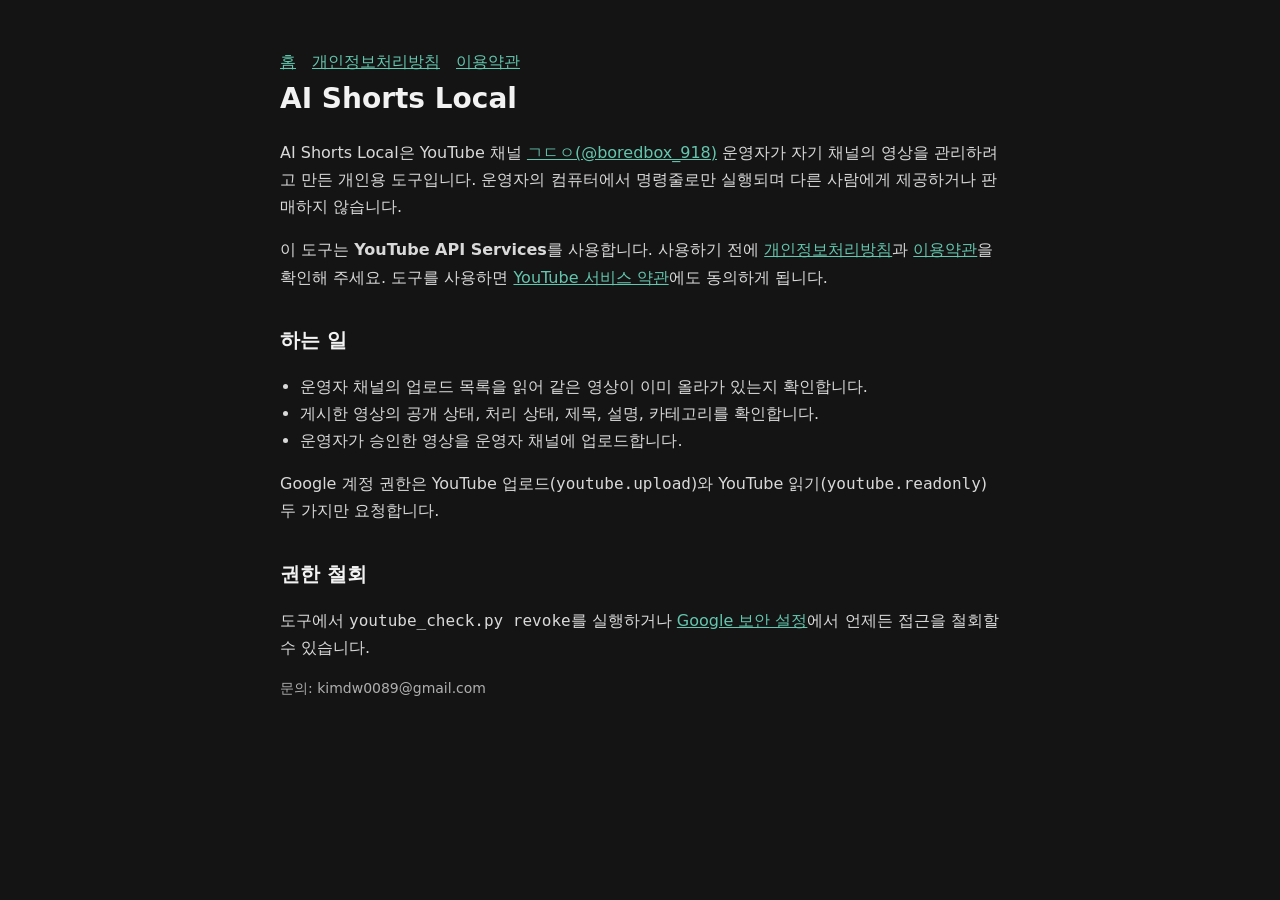
<file: index.html>
<!doctype html>
<html lang="ko">
<head>
<meta charset="utf-8">
<meta name="viewport" content="width=device-width,initial-scale=1">
<title>홈 | AI Shorts Local</title>
<link rel="stylesheet" href="style.css">
</head>
<body>
<main>
<nav><a href="./">홈</a><a href="privacy.html">개인정보처리방침</a><a href="terms.html">이용약관</a></nav>
<h1>AI Shorts Local</h1>
<p>AI Shorts Local은 YouTube 채널 <a href="https://www.youtube.com/@boredbox_918">ㄱㄷㅇ(@boredbox_918)</a> 운영자가 자기 채널의 영상을 관리하려고 만든 개인용 도구입니다. 운영자의 컴퓨터에서 명령줄로만 실행되며 다른 사람에게 제공하거나 판매하지 않습니다.</p>
<p>이 도구는 <strong>YouTube API Services</strong>를 사용합니다. 사용하기 전에 <a href="privacy.html">개인정보처리방침</a>과 <a href="terms.html">이용약관</a>을 확인해 주세요. 도구를 사용하면 <a href="https://www.youtube.com/t/terms">YouTube 서비스 약관</a>에도 동의하게 됩니다.</p>
<h2>하는 일</h2>
<ul>
<li>운영자 채널의 업로드 목록을 읽어 같은 영상이 이미 올라가 있는지 확인합니다.</li>
<li>게시한 영상의 공개 상태, 처리 상태, 제목, 설명, 카테고리를 확인합니다.</li>
<li>운영자가 승인한 영상을 운영자 채널에 업로드합니다.</li>
</ul>
<p>Google 계정 권한은 YouTube 업로드(<code>youtube.upload</code>)와 YouTube 읽기(<code>youtube.readonly</code>) 두 가지만 요청합니다.</p>
<h2>권한 철회</h2>
<p>도구에서 <code>youtube_check.py revoke</code>를 실행하거나 <a href="https://security.google.com/settings/security/permissions">Google 보안 설정</a>에서 언제든 접근을 철회할 수 있습니다.</p>
<p class="muted">문의: kimdw0089@gmail.com</p>
</main>
</body>
</html>
</file>
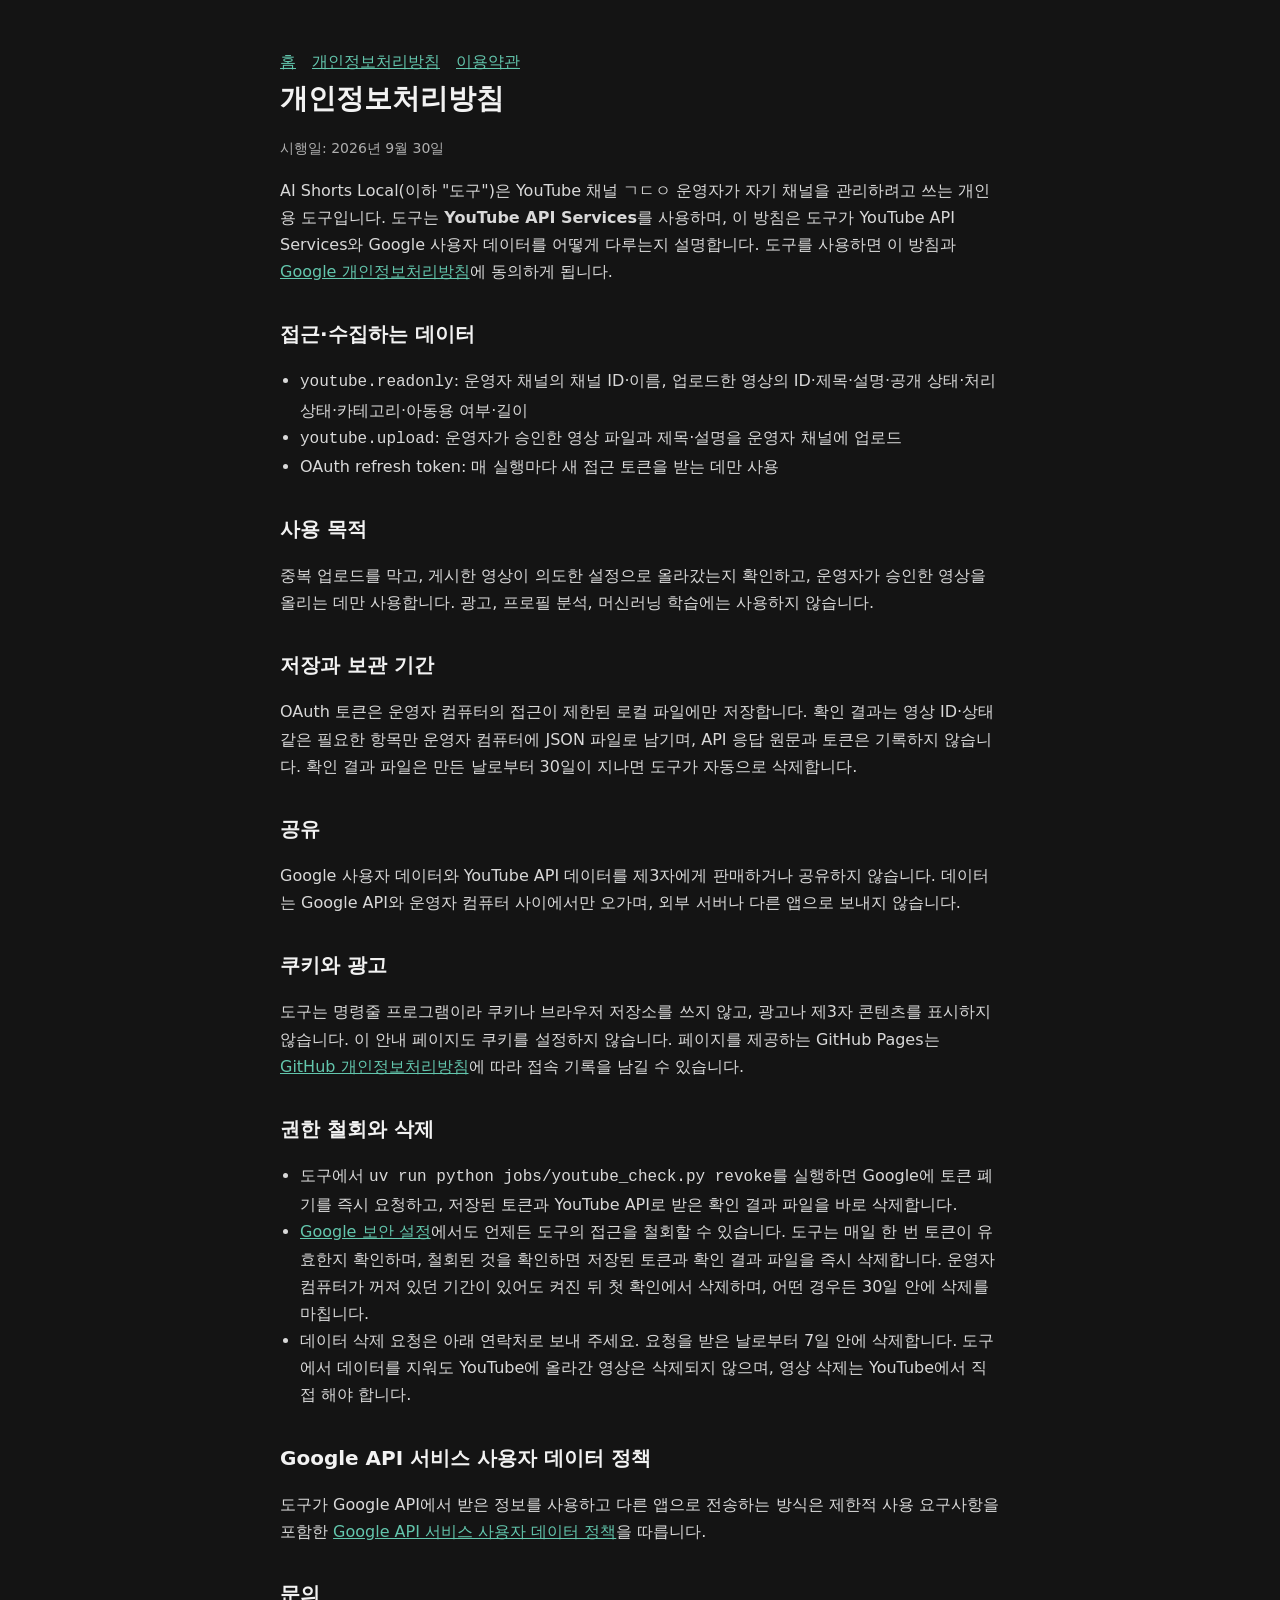
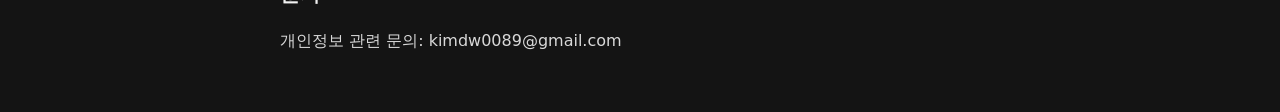
<file: privacy.html>
<!doctype html>
<html lang="ko">
<head>
<meta charset="utf-8">
<meta name="viewport" content="width=device-width,initial-scale=1">
<title>개인정보처리방침 | AI Shorts Local</title>
<link rel="stylesheet" href="style.css">
</head>
<body>
<main>
<nav><a href="./">홈</a><a href="privacy.html">개인정보처리방침</a><a href="terms.html">이용약관</a></nav>
<h1>개인정보처리방침</h1>
<p class="muted">시행일: 2026년 9월 30일</p>
<p>AI Shorts Local(이하 "도구")은 YouTube 채널 ㄱㄷㅇ 운영자가 자기 채널을 관리하려고 쓰는 개인용 도구입니다. 도구는 <strong>YouTube API Services</strong>를 사용하며, 이 방침은 도구가 YouTube API Services와 Google 사용자 데이터를 어떻게 다루는지 설명합니다. 도구를 사용하면 이 방침과 <a href="https://www.google.com/policies/privacy">Google 개인정보처리방침</a>에 동의하게 됩니다.</p>
<h2>접근·수집하는 데이터</h2>
<ul>
<li><code>youtube.readonly</code>: 운영자 채널의 채널 ID·이름, 업로드한 영상의 ID·제목·설명·공개 상태·처리 상태·카테고리·아동용 여부·길이</li>
<li><code>youtube.upload</code>: 운영자가 승인한 영상 파일과 제목·설명을 운영자 채널에 업로드</li>
<li>OAuth refresh token: 매 실행마다 새 접근 토큰을 받는 데만 사용</li>
</ul>
<h2>사용 목적</h2>
<p>중복 업로드를 막고, 게시한 영상이 의도한 설정으로 올라갔는지 확인하고, 운영자가 승인한 영상을 올리는 데만 사용합니다. 광고, 프로필 분석, 머신러닝 학습에는 사용하지 않습니다.</p>
<h2>저장과 보관 기간</h2>
<p>OAuth 토큰은 운영자 컴퓨터의 접근이 제한된 로컬 파일에만 저장합니다. 확인 결과는 영상 ID·상태 같은 필요한 항목만 운영자 컴퓨터에 JSON 파일로 남기며, API 응답 원문과 토큰은 기록하지 않습니다. 확인 결과 파일은 만든 날로부터 30일이 지나면 도구가 자동으로 삭제합니다.</p>
<h2>공유</h2>
<p>Google 사용자 데이터와 YouTube API 데이터를 제3자에게 판매하거나 공유하지 않습니다. 데이터는 Google API와 운영자 컴퓨터 사이에서만 오가며, 외부 서버나 다른 앱으로 보내지 않습니다.</p>
<h2>쿠키와 광고</h2>
<p>도구는 명령줄 프로그램이라 쿠키나 브라우저 저장소를 쓰지 않고, 광고나 제3자 콘텐츠를 표시하지 않습니다. 이 안내 페이지도 쿠키를 설정하지 않습니다. 페이지를 제공하는 GitHub Pages는 <a href="https://docs.github.com/site-policy/privacy-policies/github-general-privacy-statement">GitHub 개인정보처리방침</a>에 따라 접속 기록을 남길 수 있습니다.</p>
<h2>권한 철회와 삭제</h2>
<ul>
<li>도구에서 <code>uv run python jobs/youtube_check.py revoke</code>를 실행하면 Google에 토큰 폐기를 즉시 요청하고, 저장된 토큰과 YouTube API로 받은 확인 결과 파일을 바로 삭제합니다.</li>
<li><a href="https://security.google.com/settings/security/permissions">Google 보안 설정</a>에서도 언제든 도구의 접근을 철회할 수 있습니다. 도구는 매일 한 번 토큰이 유효한지 확인하며, 철회된 것을 확인하면 저장된 토큰과 확인 결과 파일을 즉시 삭제합니다. 운영자 컴퓨터가 꺼져 있던 기간이 있어도 켜진 뒤 첫 확인에서 삭제하며, 어떤 경우든 30일 안에 삭제를 마칩니다.</li>
<li>데이터 삭제 요청은 아래 연락처로 보내 주세요. 요청을 받은 날로부터 7일 안에 삭제합니다. 도구에서 데이터를 지워도 YouTube에 올라간 영상은 삭제되지 않으며, 영상 삭제는 YouTube에서 직접 해야 합니다.</li>
</ul>
<h2>Google API 서비스 사용자 데이터 정책</h2>
<p>도구가 Google API에서 받은 정보를 사용하고 다른 앱으로 전송하는 방식은 제한적 사용 요구사항을 포함한 <a href="https://developers.google.com/terms/api-services-user-data-policy">Google API 서비스 사용자 데이터 정책</a>을 따릅니다.</p>
<h2>문의</h2>
<p>개인정보 관련 문의: kimdw0089@gmail.com</p>
</main>
</body>
</html>
</file>
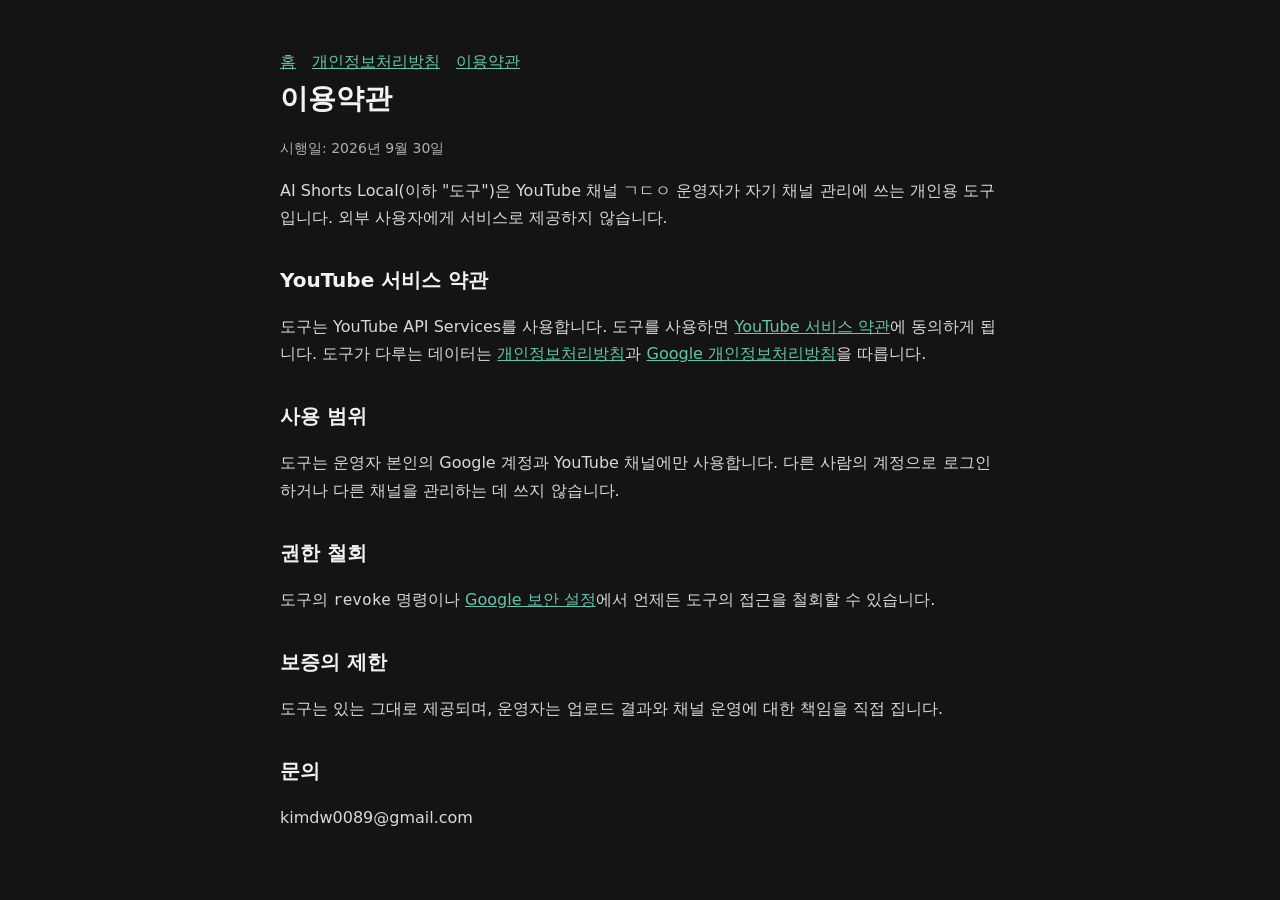
<file: terms.html>
<!doctype html>
<html lang="ko">
<head>
<meta charset="utf-8">
<meta name="viewport" content="width=device-width,initial-scale=1">
<title>이용약관 | AI Shorts Local</title>
<link rel="stylesheet" href="style.css">
</head>
<body>
<main>
<nav><a href="./">홈</a><a href="privacy.html">개인정보처리방침</a><a href="terms.html">이용약관</a></nav>
<h1>이용약관</h1>
<p class="muted">시행일: 2026년 9월 30일</p>
<p>AI Shorts Local(이하 "도구")은 YouTube 채널 ㄱㄷㅇ 운영자가 자기 채널 관리에 쓰는 개인용 도구입니다. 외부 사용자에게 서비스로 제공하지 않습니다.</p>
<h2>YouTube 서비스 약관</h2>
<p>도구는 YouTube API Services를 사용합니다. 도구를 사용하면 <a href="https://www.youtube.com/t/terms">YouTube 서비스 약관</a>에 동의하게 됩니다. 도구가 다루는 데이터는 <a href="privacy.html">개인정보처리방침</a>과 <a href="https://www.google.com/policies/privacy">Google 개인정보처리방침</a>을 따릅니다.</p>
<h2>사용 범위</h2>
<p>도구는 운영자 본인의 Google 계정과 YouTube 채널에만 사용합니다. 다른 사람의 계정으로 로그인하거나 다른 채널을 관리하는 데 쓰지 않습니다.</p>
<h2>권한 철회</h2>
<p>도구의 <code>revoke</code> 명령이나 <a href="https://security.google.com/settings/security/permissions">Google 보안 설정</a>에서 언제든 도구의 접근을 철회할 수 있습니다.</p>
<h2>보증의 제한</h2>
<p>도구는 있는 그대로 제공되며, 운영자는 업로드 결과와 채널 운영에 대한 책임을 직접 집니다.</p>
<h2>문의</h2>
<p>kimdw0089@gmail.com</p>
</main>
</body>
</html>
</file>
<file: style.css>
body{margin:0;background:#141414;color:#f2f2f2;font:16px/1.7 system-ui,-apple-system,"Segoe UI","Malgun Gothic",sans-serif}
main{max-width:720px;margin:0 auto;padding:48px 24px}
h1{font-size:28px;margin:0 0 8px}h2{font-size:20px;margin:32px 0 8px}
p,li{color:#d9d9d9}.muted{color:#afafaf;font-size:14px}
a{color:#63c6ad}nav a{margin-right:16px}ul{padding-left:20px}
</file>
